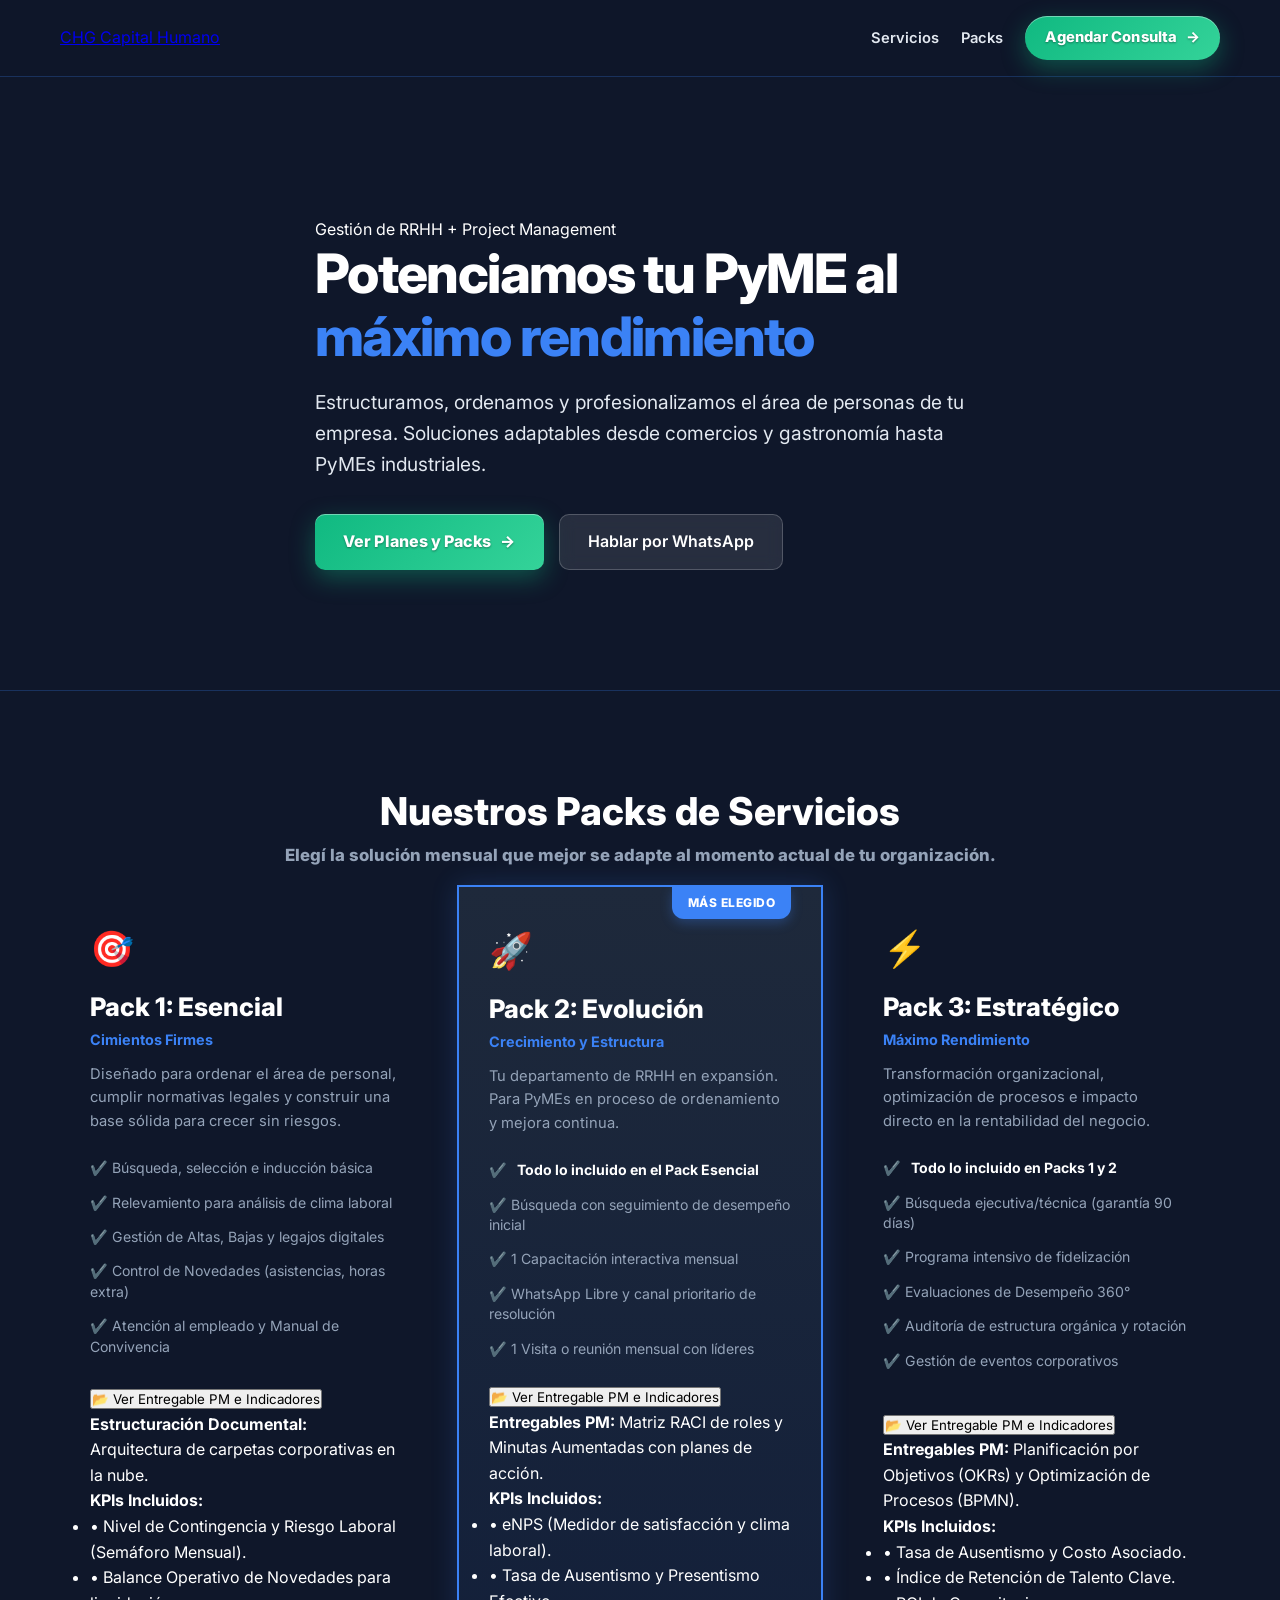
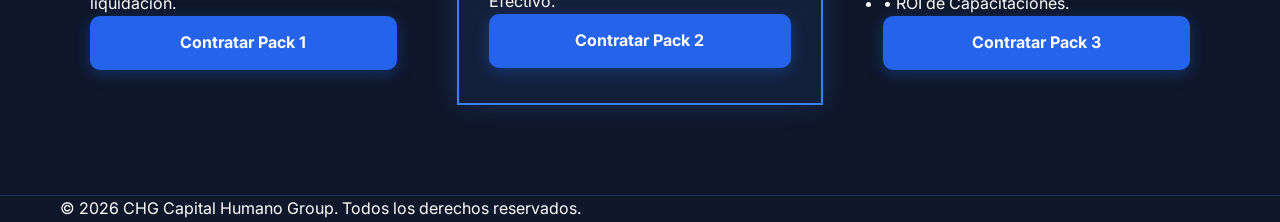
<file: Index.html>
<!DOCTYPE html>
<html lang="es">
<head>
    <meta charset="UTF-8">
    <meta name="viewport" content="width=device-width, initial-scale=1.0">
    <title>CHG Capital Humano Group | Consultoría en RRHH</title>
    <link rel="stylesheet" href="styles.css">
    <link href="https://fonts.googleapis.com/css2?family=Inter:wght@300;400;600;700;800&display=swap" rel="stylesheet">
</head>
<body>

    <!-- NAVBAR -->
    <nav class="navbar">
        <div class="container nav-container">
            <a href="#" class="logo">CHG <span>Capital Humano</span></a>
            <ul class="nav-links">
                <li><a href="#servicios">Servicios</a></li>
                <li><a href="#packs">Packs</a></li>
                <li><a href="#contacto" class="btn-nav">Agendar Consulta</a></li>
            </ul>
        </div>
    </nav>

    <!-- HERO SECTION -->
    <header class="hero">
        <div class="container hero-content">
            <span class="badge">Gestión de RRHH + Project Management</span>
            <h1>Potenciamos tu PyME al <br><span>máximo rendimiento</span></h1>
            <p>Estructuramos, ordenamos y profesionalizamos el área de personas de tu empresa. Soluciones adaptables desde comercios y gastronomía hasta PyMEs industriales.</p>
            <div class="hero-btns">
                <a href="#packs" class="btn-primary">Ver Planes y Packs</a>
                <a href="https://wa.me/tu-numero-aqui" target="_blank" class="btn-secondary">Hablar por WhatsApp</a>
            </div>
        </div>
    </header>

    <!-- PACKS / PRECIOS -->
    <section id="packs" class="packs-section">
        <div class="container">
            <div class="section-title">
                <h2>Nuestros Packs de Servicios</h2>
                <p>Elegí la solución mensual que mejor se adapte al momento actual de tu organización.</p>
            </div>

            <div class="packs-grid">

                <!-- PACK 1 -->
                <div class="pack-card">
                    <div class="pack-header">
                        <span class="icon">🎯</span>
                        <h3>Pack 1: Esencial</h3>
                        <p class="pack-tagline">Cimientos Firmes</p>
                        <p class="pack-desc">Diseñado para ordenar el área de personal, cumplir normativas legales y construir una base sólida para crecer sin riesgos.</p>
                    </div>
                    <ul class="pack-features">
                        <li>✔️ Búsqueda, selección e inducción básica</li>
                        <li>✔️ Relevamiento para análisis de clima laboral</li>
                        <li>✔️ Gestión de Altas, Bajas y legajos digitales</li>
                        <li>✔️ Control de Novedades (asistencias, horas extra)</li>
                        <li>✔️ Atención al empleado y Manual de Convivencia</li>
                    </ul>
                    <div class="accordion">
                        <button class="accordion-btn">📂 Ver Entregable PM e Indicadores</button>
                        <div class="accordion-content">
                            <p><strong>Estructuración Documental:</strong> Arquitectura de carpetas corporativas en la nube.</p>
                            <p><strong>KPIs Incluidos:</strong></p>
                            <ul>
                                <li>• Nivel de Contingencia y Riesgo Laboral (Semáforo Mensual).</li>
                                <li>• Balance Operativo de Novedades para liquidación.</li>
                            </ul>
                        </div>
                    </div>
                    <a href="https://wa.me/tu-numero-aqui?text=Hola,%20quiero%20más%20información%20del%20Pack%20Esencial" class="btn-pack">Contratar Pack 1</a>
                </div>

                <!-- PACK 2 (DESTACADO) -->
                <div class="pack-card featured">
                    <div class="badge-card">Más Elegido</div>
                    <div class="pack-header">
                        <span class="icon">🚀</span>
                        <h3>Pack 2: Evolución</h3>
                        <p class="pack-tagline">Crecimiento y Estructura</p>
                        <p class="pack-desc">Tu departamento de RRHH en expansión. Para PyMEs en proceso de ordenamiento y mejora continua.</p>
                    </div>
                    <ul class="pack-features">
                        <li>✔️ <strong>Todo lo incluido en el Pack Esencial</strong></li>
                        <li>✔️ Búsqueda con seguimiento de desempeño inicial</li>
                        <li>✔️ 1 Capacitación interactiva mensual</li>
                        <li>✔️ WhatsApp Libre y canal prioritario de resolución</li>
                        <li>✔️ 1 Visita o reunión mensual con líderes</li>
                    </ul>
                    <div class="accordion">
                        <button class="accordion-btn">📂 Ver Entregable PM e Indicadores</button>
                        <div class="accordion-content">
                            <p><strong>Entregables PM:</strong> Matriz RACI de roles y Minutas Aumentadas con planes de acción.</p>
                            <p><strong>KPIs Incluidos:</strong></p>
                            <ul>
                                <li>• eNPS (Medidor de satisfacción y clima laboral).</li>
                                <li>• Tasa de Ausentismo y Presentismo Efectivo.</li>
                            </ul>
                        </div>
                    </div>
                    <a href="https://wa.me/tu-numero-aqui?text=Hola,%20quiero%20más%20información%20del%20Pack%20Evolucion" class="btn-pack">Contratar Pack 2</a>
                </div>

                <!-- PACK 3 -->
                <div class="pack-card">
                    <div class="pack-header">
                        <span class="icon">⚡</span>
                        <h3>Pack 3: Estratégico</h3>
                        <p class="pack-tagline">Máximo Rendimiento</p>
                        <p class="pack-desc">Transformación organizacional, optimización de procesos e impacto directo en la rentabilidad del negocio.</p>
                    </div>
                    <ul class="pack-features">
                        <li>✔️ <strong>Todo lo incluido en Packs 1 y 2</strong></li>
                        <li>✔️ Búsqueda ejecutiva/técnica (garantía 90 días)</li>
                        <li>✔️ Programa intensivo de fidelización</li>
                        <li>✔️ Evaluaciones de Desempeño 360°</li>
                        <li>✔️ Auditoría de estructura orgánica y rotación</li>
                        <li>✔️ Gestión de eventos corporativos</li>
                    </ul>
                    <div class="accordion">
                        <button class="accordion-btn">📂 Ver Entregable PM e Indicadores</button>
                        <div class="accordion-content">
                            <p><strong>Entregables PM:</strong> Planificación por Objetivos (OKRs) y Optimización de Procesos (BPMN).</p>
                            <p><strong>KPIs Incluidos:</strong></p>
                            <ul>
                                <li>• Tasa de Ausentismo y Costo Asociado.</li>
                                <li>• Índice de Retención de Talento Clave.</li>
                                <li>• ROI de Capacitaciones.</li>
                            </ul>
                        </div>
                    </div>
                    <a href="https://wa.me/tu-numero-aqui?text=Hola,%20quiero%20más%20información%20del%20Pack%20Estrategico" class="btn-pack">Contratar Pack 3</a>
                </div>

            </div>
        </div>
    </section>

    <!-- FOOTER -->
    <footer>
        <div class="container footer-content">
            <p>© 2026 CHG Capital Humano Group. Todos los derechos reservados.</p>
        </div>
    </footer>

    <!-- SCRIPT ACCORDION -->
    <script>
        const acc = document.querySelectorAll(".accordion-btn");
        acc.forEach(btn => {
            btn.addEventListener("click", function() {
                this.classList.toggle("active");
                const panel = this.nextElementSibling;
                if (panel.style.maxHeight) {
                    panel.style.maxHeight = null;
                } else {
                    panel.style.maxHeight = panel.scrollHeight + "px";
                }
            });
        });
    </script>
</body>
</html>
</file>
<file: styles.css>
* {
    margin: 0;
    padding: 0;
    box-sizing: border-box;
    font-family: 'Inter', sans-serif;
}

:root {
    /* FONDOS CLAROS Y UNIFICADOS EN AZUL MARINO DE INTELIGENCIA */
    --bg-france-blue: #0F172A;    
    --bg-section-blue: #0F172A;   
    --card-blue: #1E293B;        
    --card-blue-hover: #334155;  

    /* DODGERBLUE PARA ACCIONES, RESALTADOS Y MARCA */
    --emerald-green: #3B82F6 !important; /* Invalida el verde globalmente */
    --dodger-blue: #3B82F6;       
    --hover-green: #2563EB;      
    --border-glow: rgba(59, 130, 246, 0.25);

    /* MIDNIGHTBLUE PROFUNDO PARA BOTONES */
    --midnight-blue: #1E293B;     

    --white: #FFFFFF;            
    --white-soft: #E2E8F0;       
    --text-muted: #94A3B8;       
}

body {
    background-color: var(--bg-france-blue);
    color: var(--white);
    line-height: 1.6;
    overflow-x: hidden;
}

.container {
    max-width: 1200px;
    margin: 0 auto;
    padding: 0 20px;
}

/* NAVBAR */
.navbar {
    background: rgba(13, 27, 42, 0.9);
    backdrop-filter: blur(12px);
    border-bottom: 1px solid var(--border-glow);
    padding: 16px 0;
    position: sticky;
    top: 0;
    z-index: 1000;
}

.nav-container {
    display: flex;
    justify-content: space-between;
    align-items: center;
}

/* Contenedor fluido con alineación perfecta */
.logo-container {
    display: flex;
    align-items: center;
    gap: 14px;
    text-decoration: none;
}

/* Muestra la imagen completa, manteniendo sus curvas originales */
.brand-logo-img {
    height: 52px;
    width: auto;
    object-fit: contain;
    display: block;
    /* Suaviza la transición y hace brillar los degradados sobre fondo oscuro */
    filter: brightness(1.1) contrast(1.05);
}

/* Tipografía en armonía con los colores de la página */
.brand-text-group {
    display: flex;
    flex-direction: column;
    justify-content: center;
    line-height: 1;
}

/* GRADIENTE MODERNO EN EL TÍTULO DE LA MARCA */
.brand-title {
    background: linear-gradient(135deg, #FFFFFF 20%, #3B82F6 100%) !important;
    -webkit-background-clip: text !important;
    -webkit-text-fill-color: transparent !important;
    font-size: 1.15rem;
    font-weight: 800;
    letter-spacing: 0.8px;
    text-transform: uppercase;
}

.brand-subtitle {
    color: #60A5FA !important; /* DodgerBlue suave para GROUP */
    font-size: 0.75rem;
    font-weight: 700;
    letter-spacing: 3.5px;
    text-transform: uppercase;
    margin-top: 4px;
}

.nav-links {
    list-style: none;
    display: flex;
    align-items: center;
    gap: 22px;
}

.nav-links a {
    text-decoration: none;
    color: var(--white-soft);
    font-weight: 600;
    font-size: 0.92rem;
    display: inline-block;
    transition: transform 0.25s cubic-bezier(0.175, 0.885, 0.32, 1.275), color 0.25s ease;
}

.nav-links a:hover {
    color: #3B82F6;
    transform: scale(1.12);
}

/* BOTÓN SECUNDARIO: POSTULATE ACÁ */
.btn-nav-outline {
    border: 1px solid rgba(59, 130, 246, 0.5) !important;
    background: rgba(59, 130, 246, 0.1) !important;
    color: #60A5FA !important;
    padding: 9px 18px;
    border-radius: 30px;
    backdrop-filter: blur(6px);
    transition: all 0.3s ease !important;
}

.btn-nav-outline:hover {
    background: rgba(59, 130, 246, 0.25) !important;
    border-color: #3B82F6 !important;
    color: #FFFFFF !important;
    transform: translateY(-2px) scale(1.05) !important;
    box-shadow: 0 4px 14px rgba(59, 130, 246, 0.25) !important;
}

/* BOTÓN PRINCIPAL: AVERIGUA TU PACK IDEAL */
.btn-nav {
    background: #2563EB !important;
    color: var(--white) !important;
    padding: 10px 20px;
    border-radius: 30px;
    box-shadow: 0 4px 14px rgba(37, 99, 235, 0.35) !important;
    transition: transform 0.3s ease, box-shadow 0.3s ease !important;
}

.btn-nav:hover {
    transform: scale(1.06) translateY(-2px) !important;
    box-shadow: 0 6px 20px rgba(16, 185, 129, 0.5);
    background: var(--hover-green);
}

/* HERO SECTION CON FONDO DINÁMICO */
.hero {
    position: relative;
    padding: 140px 0 120px;
    display: flex;
    align-items: center;
    overflow: hidden;
}

.hero-slider {
    position: absolute;
    top: 0;
    left: 0;
    width: 100%;
    height: 100%;
    z-index: 1;
}

.slide {
    position: absolute;
    top: 0;
    left: 0;
    width: 100%;
    height: 100%;
    background-size: cover;
    background-position: center;
    opacity: 0;
    transition: opacity 1.5s ease-in-out, transform 6s ease;
    transform: scale(1);
}

.slide.active {
    opacity: 1;
    transform: scale(1.05);
}

.hero-overlay {
    position: absolute;
    top: 0;
    left: 0;
    width: 100%;
    height: 100%;
    background: linear-gradient(90deg, rgba(13, 27, 42, 0.92) 0%, rgba(13, 27, 42, 0.75) 60%, rgba(13, 27, 42, 0.85) 100%);
    z-index: 2;
}

.hero-content {
    position: relative;
    z-index: 3;
    max-width: 750px;
}
/* PÍLDORA SUPERIOR DEL HERO */
.hero-badge {
    display: inline-block;
    background-color: rgba(59, 130, 246, 0.12) !important;
    color: #60A5FA !important;
    border: 1px solid rgba(59, 130, 246, 0.3) !important;
    padding: 6px 16px;
    border-radius: 50px;
    font-size: 0.85rem;
    font-weight: 600;
    letter-spacing: 0.5px;
    margin-bottom: 16px;
}

.hero-content h1 {
    font-size: 3.4rem;
    font-weight: 800;
    color: var(--white);
    letter-spacing: -0.03em;
    line-height: 1.15;
    margin-bottom: 20px;
}

.hero-content h1 span {
    color: var(--emerald-green);
}

.hero-content p {
    font-size: 1.2rem;
    color: var(--white-soft);
    margin-bottom: 35px;
    max-width: 650px;
}

.hero-btns {
    display: flex;
    gap: 15px;
}

/* BOTONES PRINCIPALES DEL HERO */
.btn-primary {
    background: #2563EB !important;
    color: #FFFFFF !important;
    padding: 14px 28px;
    border-radius: 10px;
    text-decoration: none;
    font-weight: 600;
    border: none !important;
    box-shadow: 0 4px 15px rgba(37, 99, 235, 0.35) !important; /* Sombra base azul */
    transition: all 0.3s ease;
}

.btn-primary:hover {
    background: #1D4ED8 !important;
    transform: translateY(-3px) scale(1.03);
    box-shadow: 0 8px 25px rgba(37, 99, 235, 0.55) !important; /* Resplandor azul en hover */
}

.btn-secondary {
    background: rgba(255, 255, 255, 0.1);
    color: #FFFFFF;
    border: 1.5px solid rgba(255, 255, 255, 0.2);
    padding: 14px 28px;
    border-radius: 10px;
    text-decoration: none;
    font-weight: 600;
    backdrop-filter: blur(8px);
    transition: all 0.3s ease;
}

.btn-secondary:hover {
    border-color: #3B82F6 !important;
    color: #3B82F6 !important;
    transform: translateY(-3px) scale(1.03);
    box-shadow: 0 8px 20px rgba(59, 130, 246, 0.3) !important;
}

/* SECCIONES GENERALES */
.about-section, .rubros-section, .packs-section, .extras-section, .faq-section {
    padding: 90px 0;
}

.about-section {
    background: var(--bg-section-blue);
    border-top: 1px solid var(--border-glow);
    border-bottom: 1px solid var(--border-glow);
}

/* TARJETAS INTERACTIVAS */
.interactive-card {
    background: var(--card-blue);
    color: var(--white);
    border: 1px solid var(--border-glow);
    border-radius: 16px;
    transition: all 0.4s cubic-bezier(0.165, 0.84, 0.44, 1);
    position: relative;
    overflow: hidden;
    box-shadow: 0 10px 30px rgba(0, 0, 0, 0.3);
}

/* Asegura que la tarjeta mantenga la transparencia en hover */
.interactive-card:hover,
.extra-item:hover {
    transform: translateY(-8px);
    /* Solo cambia el COLOR de fondo: la abreviatura `background` borraba la foto */
    background-color: rgba(28, 45, 66, 0.45) !important;
    box-shadow: 0 20px 40px rgba(16, 185, 129, 0.25);
    border-color: var(--emerald-green);
}

/* Brillo aumentado para la imagen de fondo de la tarjeta */
.extra-bg-img,
.card-bg-img {
    position: absolute;
    top: 0;
    left: 0;
    width: 100%;
    height: 100%;
    object-fit: cover;
    z-index: 0;
    /* Ajuste de brillo: aumentamos brightness de 0.3/0.4 a 0.65 para que sea bien visible */
    filter: brightness(0.65) contrast(1.1);
    transition: filter 0.3s ease, transform 0.4s ease;
}

/* Efecto hover suave en la imagen sin ocultarse */
.interactive-card:hover .extra-bg-img,
.interactive-card:hover .card-bg-img,
.extra-item:hover .extra-bg-img {
    filter: brightness(0.8) contrast(1.15); /* Aumenta aún más el brillo al hacer hover */
    transform: scale(1.03);
}

/* --- SECCIÓN SOBRE NOSOTROS --- */
.about-section {
    padding: 90px 0;
    background-color: var(--bg-dark);
}

.about-grid {
    display: grid;
    grid-template-columns: 1fr 1fr;
    gap: 50px;
    align-items: center;
}

/* Contenedor de la foto con altura definida */
.about-image-wrapper {
    width: 100%;
    height: 100%;
    min-height: 480px;
    border-radius: 16px;
    overflow: hidden;
    box-shadow: 0 20px 30px rgba(0, 0, 0, 0.4);
    background-color: #1e293b; /* Fondo neutro por si demora en cargar la imagen */
}

.about-img {
    width: 100%;
    height: 100%;
    object-fit: cover;
    display: block;
}

/* Textos de alta visibilidad */
.about-content h2 {
    font-size: 2.2rem;
    font-weight: 800;
    line-height: 1.25;
    margin-bottom: 18px;
    color: #ffffff;
}

.about-highlight {
    color: #e2e8f0; /* Gris muy claro e iluminado */
    font-size: 0.95rem;
    line-height: 1.6;
    margin-bottom: 16px;
}

.about-description {
    color: #cbd5e1; /* Legibilidad clara sobre fondo oscuro */
    font-size: 0.95rem;
    line-height: 1.6;
    margin-bottom: 24px;
}

/* Lista resaltada con contraste alto */
.about-list {
    list-style: none;
    padding: 0;
    margin: 0;
    display: flex;
    flex-direction: column;
    gap: 16px;
}

.about-list li {
    display: flex;
    align-items: flex-start;
    gap: 12px;
    color: #e2e8f0; /* Texto explicativo en gris/blanco visible */
    font-size: 0.95rem;
    line-height: 1.5;
}

.about-list li strong {
    color: #ffffff; /* Títulos de la lista en Blanco Puro */
    font-weight: 700;
}

.check-icon {
    color: #10b981; /* Verde esmeralda vibrante */
    font-weight: bold;
    font-size: 1.1rem;
    line-height: 1;
    margin-top: 2px;
}
/* TITULOS DE SECCION */
.section-title {
    text-align: center;
    margin-bottom: 60px;
}

.section-title h2 {
    font-size: 2.4rem;
    font-weight: 800;
    color: var(--white);
}

.faq-section .section-title h2 {
    color: var(--emerald-green);
}

.section-title p {
    color: var(--text-muted);
    font-size: 1.05rem;
}

/* RUBROS GRID */
.rubros-grid {
    display: grid;
    grid-template-columns: repeat(auto-fit, minmax(280px, 1fr));
    gap: 30px;
}

.rubro-card {
    padding: 35px 25px;
    text-align: center;
}

.rubro-icon {
    font-size: 2.8rem;
    display: block;
    margin-bottom: 18px;
}

.rubro-card h3 {
    font-size: 1.3rem;
    color: var(--white);
    margin-bottom: 12px;
}

.rubro-card p {
    font-size: 0.95rem;
    color: var(--text-muted);
}

/* PACKS SECTION */
.packs-section {
    background: var(--bg-section-blue);
    border-top: 1px solid var(--border-glow);
    border-bottom: 1px solid var(--border-glow);
}

.packs-grid {
    display: grid;
    grid-template-columns: repeat(auto-fit, minmax(320px, 1fr));
    gap: 30px;
    align-items: stretch;
}

.pack-card {
    display: flex;
    flex-direction: column;
    justify-content: space-between;
    padding: 35px 30px;
    position: relative;
    overflow: hidden;
}

.pack-card.featured {
    border: 2px solid var(--emerald-green);
    background: linear-gradient(180deg, var(--card-blue) 0%, rgba(16, 185, 129, 0.08) 100%);
}

.badge-card {
    position: absolute;
    top: 0;
    right: 30px;
    background: var(--emerald-green);
    color: var(--white);
    font-size: 0.75rem;
    font-weight: 800;
    padding: 6px 16px;
    border-bottom-left-radius: 12px;
    border-bottom-right-radius: 12px;
    text-transform: uppercase;
    letter-spacing: 0.5px;
    z-index: 5;
    box-shadow: 0 4px 12px rgba(16, 185, 129, 0.3);
}

.pack-header .icon {
    font-size: 2.2rem;
}

.pack-header h3 {
    font-size: 1.6rem;
    font-weight: 800;
    color: var(--white);
    margin-top: 10px;
}

.pack-tagline {
    color: var(--emerald-green);
    font-weight: 700;
    font-size: 0.9rem;
    margin-bottom: 12px;
}

.pack-desc {
    font-size: 0.92rem;
    color: var(--text-muted);
    margin-bottom: 25px;
}

.pack-features {
    list-style: none;
    padding: 0;
    margin-bottom: 25px;
    flex-grow: 1;
    display: flex;
    flex-direction: column;
    gap: 14px;
}

.pack-features li {
    display: flex;
    align-items: flex-start;
    gap: 10px;
    font-size: 0.88rem;
    line-height: 1.45;
    color: var(--text-muted);
    text-align: left;
}

.pack-features li strong {
    color: var(--white);
    font-weight: 700;
}

.pack-features .check-icon {
    color: var(--emerald-green);
    font-weight: bold;
    font-size: 1rem;
    line-height: 1;
    margin-top: 2px;
    flex-shrink: 0;
}

/* BOTÓN DESPLEGABLE */
.accordion-trigger-btn {
    background: rgba(16, 185, 129, 0.1);
    border: 1px solid rgba(16, 185, 129, 0.3);
    border-radius: 10px;
    padding: 12px 16px;
    color: var(--emerald-green);
    font-weight: 700;
    font-size: 0.88rem;
    cursor: pointer;
    width: 100%;
    margin-bottom: 20px;
    display: flex;
    justify-content: space-between;
    align-items: center;
    transition: all 0.3s ease;
}

.accordion-trigger-btn:hover {
    background: rgba(16, 185, 129, 0.22);
    border-color: var(--emerald-green);
}

/* PANEL DESPLEGABLE OVERLAY CON BLUR */
.pack-overlay-panel {
    position: absolute;
    top: 0;
    left: 0;
    width: 100%;
    height: 100%;
    background: rgba(13, 27, 42, 0.92);
    backdrop-filter: blur(14px);
    -webkit-backdrop-filter: blur(14px);
    border-radius: 16px;
    padding: 30px 25px;
    z-index: 10;
    display: flex;
    flex-direction: column;
    overflow-y: auto;
    transform: translateY(100%);
    opacity: 0;
    transition: transform 0.4s cubic-bezier(0.165, 0.84, 0.44, 1), opacity 0.3s ease;
}

.pack-overlay-panel.active {
    transform: translateY(0);
    opacity: 1;
}

.overlay-header {
    display: flex;
    justify-content: space-between;
    align-items: center;
    margin-bottom: 15px;
    border-bottom: 1px solid var(--border-glow);
    padding-bottom: 10px;
}

.overlay-header h4 {
    font-size: 1rem;
    color: var(--emerald-green);
    font-weight: 800;
}

.close-overlay-btn {
    background: rgba(255, 255, 255, 0.1);
    border: 1px solid var(--border-glow);
    color: var(--white);
    padding: 6px 12px;
    border-radius: 20px;
    font-size: 0.78rem;
    font-weight: 700;
    cursor: pointer;
    transition: all 0.2s ease;
}

.close-overlay-btn:hover {
    background: rgba(239, 68, 68, 0.2);
    border-color: #EF4444;
    color: #F87171;
}

.accordion-intro {
    font-size: 0.84rem;
    color: var(--white-soft);
    line-height: 1.5;
    background: rgba(255, 255, 255, 0.04);
    border-left: 3px solid var(--emerald-green);
    padding: 10px 12px;
    border-radius: 0 6px 6px 0;
    margin-bottom: 15px;
    font-style: italic;
}

.accordion-subtitle {
    margin-top: 10px;
    margin-bottom: 6px;
    color: var(--emerald-green);
    font-size: 0.86rem;
    font-weight: 700;
}

.accordion-list {
    list-style: none;
    padding-left: 4px;
    margin-bottom: 12px;
}

.accordion-list li {
    position: relative;
    padding-left: 16px;
    margin-bottom: 6px;
    font-size: 0.84rem;
    color: var(--white-soft);
    line-height: 1.4;
}

.accordion-list li::before {
    content: "•";
    position: absolute;
    left: 0;
    color: var(--emerald-green);
    font-weight: bold;
    font-size: 1rem;
    line-height: 1;
}

.btn-pack {
    display: block;
    text-align: center;
    background: rgba(255, 255, 255, 0.08);
    color: var(--white);
    text-decoration: none;
    padding: 14px;
    border-radius: 10px;
    font-weight: 700;
    border: 1px solid var(--border-glow);
    transition: all 0.3s ease;
}

.featured .btn-pack {
    background: var(--emerald-green);
    border: none;
    box-shadow: 0 4px 15px rgba(16, 185, 129, 0.3);
}

.btn-pack:hover {
    background: var(--emerald-green);
    color: var(--white);
    border-color: var(--emerald-green);
    transform: translateY(-2px);
}

.featured .btn-pack:hover {
    background: var(--hover-green);
}

/* SECCIONS EXTRAS */
.extras-section {
    background: var(--bg-france-blue);
    border-bottom: 1px solid var(--border-glow);
}

.section-title-left {
    text-align: left;
    margin-bottom: 45px;
    max-width: 850px;
}

.badge-sub {
    background: rgba(16, 185, 129, 0.15);
    color: var(--emerald-green);
    font-size: 0.8rem;
    font-weight: 700;
    padding: 5px 14px;
    border-radius: 20px;
    display: inline-block;
    margin-bottom: 12px;
    border: 1px solid rgba(16, 185, 129, 0.3);
}

.section-title-left h2 {
    font-size: 2.5rem;
    font-weight: 800;
    color: var(--white);
    margin-bottom: 12px;
}

.section-title-left p {
    color: var(--text-muted);
    font-size: 1.05rem;
    line-height: 1.6;
}

.extras-accordion-list {
    display: flex;
    flex-direction: column;
    gap: 18px;
}

/* ==========================================================================
   TARJETAS INTERACTIVAS Y SERVICIOS EXTRAS (CORREGIDO)
   ========================================================================== */

/* Asignación directa de imágenes de fondo */
.extra-item-1 { background-image: url('https://images.unsplash.com/photo-1511578314322-379afb476865?auto=format&fit=crop&w=1200&q=80') !important; }
.extra-item-2 { background-image: url('https://images.unsplash.com/photo-1521737711867-e3b97375f902?q=80&w=1200&auto=format&fit=crop') !important; }
.extra-item-3 { background-image: url('https://images.unsplash.com/photo-1460925895917-afdab827c52f?auto=format&fit=crop&w=1200&q=80') !important; }
.extra-item-4 { background-image: url('https://images.unsplash.com/photo-1554224155-8d04cb21cd6c?auto=format&fit=crop&w=1200&q=80') !important; }
.extra-item-5 { background-image: url('https://images.unsplash.com/photo-1589829545856-d10d557cf95f?auto=format&fit=crop&w=1200&q=80') !important; }
.extra-item-6 { background-image: url('https://images.unsplash.com/photo-1454165804606-c3d57bc86b40?auto=format&fit=crop&w=1200&q=80') !important; }
.extra-item-7 { background-image: url('https://images.unsplash.com/photo-1504307651254-35680f356dfd?auto=format&fit=crop&w=1200&q=80') !important; }
/* Imagen de fondo aclarada e iluminada para Team Building */
.extra-item-8 {
    background-image: linear-gradient(135deg, rgba(15, 23, 42, 0.65) 0%, rgba(15, 23, 42, 0.35) 100%), 
                      url('team.jpg');
    background-size: cover;
    background-position: center;
    /* Ajustes adicionales para iluminar los colores de la foto */
    filter: brightness(1.25) contrast(1.05);
}
/* Configuración de la tarjeta extra */
.extra-item {
    position: relative;
    overflow: hidden;
    background-size: cover !important;
    background-position: center !important;
    background-repeat: no-repeat !important;
    border: 1px solid rgba(255, 255, 255, 0.2) !important;
    transition: transform 0.3s ease, border-color 0.3s ease, box-shadow 0.3s ease !important;
}

/* Evitar que el color azul del hover tape la imagen de fondo */
.extra-item.interactive-card:hover {
    background-color: transparent !important;
    border-color: #10B981 !important;
    box-shadow: 0 10px 30px rgba(16, 185, 129, 0.35) !important;
    transform: translateY(-4px);
}

/* Capa oscura (Overlay) para lectura sin bloquear los clics */
.extra-item::before {
    content: "";
    position: absolute;
    top: 0;
    left: 0;
    width: 100%;
    height: 100%;
    background: rgba(10, 15, 29, 0.65);
    z-index: 1;
    pointer-events: none; /* Permite hacer clic y desplegar el acordeón */
    transition: background 0.3s ease;
}

/* Al pasar el cursor, la imagen brilla más */
.extra-item:hover::before {
    background: rgba(10, 15, 29, 0.35);
}

/* Fuerza el texto e íconos en Blanco Puro con sombra de lectura */
.extra-item * {
    position: relative;
    z-index: 2;
    color: #FFFFFF !important;
    text-shadow: 0 2px 4px rgba(0, 0, 0, 0.8);
}

.extra-item p, 
.extra-item span, 
.extra-item h3, 
.extra-item i,
.extra-item .faq-toggle i {
    color: #FFFFFF !important;
    opacity: 1 !important;
}
.extra-title-box {
    display: flex;
    align-items: center;
    gap: 14px;
    font-size: 1.15rem;
    font-weight: 700;
    color: var(--white);
}

.extra-icon {
    font-size: 1.4rem;
}

.extra-content {
    padding-top: 18px;
}

.extra-intro {
    font-size: 0.95rem;
    color: var(--white-soft);
    background: rgba(255, 255, 255, 0.03);
    border-left: 3px solid var(--emerald-green);
    padding: 12px 16px;
    border-radius: 0 8px 8px 0;
    margin-bottom: 20px;
    line-height: 1.6;
}

.extra-block h5 {
    color: var(--emerald-green);
    font-size: 0.95rem;
    font-weight: 800;
    margin-bottom: 10px;
    text-transform: uppercase;
    letter-spacing: 0.5px;
}

.extra-list {
    list-style: none;
    padding-left: 0;
    margin-bottom: 22px;
}

.extra-list li {
    position: relative;
    padding-left: 20px;
    margin-bottom: 8px;
    font-size: 0.92rem;
    color: var(--text-muted);
    line-height: 1.5;
}

.extra-list li::before {
    content: "✔";
    position: absolute;
    left: 0;
    color: var(--emerald-green);
    font-size: 0.85rem;
}

.extra-grid-benefits {
    display: grid;
    grid-template-columns: 1fr 1fr;
    gap: 20px;
    margin-top: 15px;
}

.extra-grid-benefits.full-save {
    grid-template-columns: 1fr;
}

.benefit-box {
    background: rgba(10, 20, 32, 0.6);
    border-radius: 12px;
    padding: 18px 20px;
    border: 1px solid rgba(255, 255, 255, 0.05);
}

.benefit-box.win {
    border-top: 2px solid var(--emerald-green);
}

.benefit-box.save {
    border-top: 2px solid #F59E0B;
}

.benefit-box h6 {
    font-size: 0.9rem;
    font-weight: 800;
    margin-bottom: 10px;
}

.benefit-box.win h6 {
    color: var(--emerald-green);
}

.benefit-box.save h6 {
    color: #FBBF24;
}

.benefit-box ul {
    list-style: none;
    padding-left: 0;
}

.benefit-box ul li {
    position: relative;
    padding-left: 16px;
    margin-bottom: 6px;
    font-size: 0.88rem;
    color: var(--white-soft);
    line-height: 1.4;
}

.benefit-box.win ul li::before {
    content: "•";
    position: absolute;
    left: 0;
    color: var(--emerald-green);
    font-weight: bold;
}

.benefit-box.save ul li::before {
    content: "•";
    position: absolute;
    left: 0;
    color: #FBBF24;
    font-weight: bold;
}

/* FAQ SECTION & DESPLEGABLES */
.faq-list {
    max-width: 800px;
    margin: 0 auto;
    display: flex;
    flex-direction: column;
    gap: 18px;
}

.faq-item {
    padding: 22px 28px;
}

.faq-btn {
    background: none;
    border: none;
    font-size: 1.05rem;
    font-weight: 700;
    color: var(--white);
    width: 100%;
    text-align: left;
    cursor: pointer;
    display: flex;
    justify-content: space-between;
    align-items: center;
    transition: color 0.3s ease;
}

.faq-btn .arrow {
    transition: transform 0.3s ease;
}

.faq-btn.active .arrow {
    transform: rotate(180deg);
}

.faq-btn:hover {
    color: var(--emerald-green);
}

.faq-content {
    max-height: 0;
    overflow: hidden;
    transition: max-height 0.3s ease-out;
    color: var(--text-muted);
    font-size: 0.95rem;
    padding-top: 14px;
    line-height: 1.6;
}

/* FOOTER CORPORATIVO */
.footer {
    background: #08121E;
    border-top: 1px solid var(--border-glow);
    padding-top: 70px;
}

.footer-grid {
    display: grid;
    grid-template-columns: 2fr 1fr 1fr 1.5fr;
    gap: 40px;
    padding-bottom: 50px;
}

.footer-logo {
    font-size: 1.3rem;
    font-weight: 800;
    color: var(--white);
    text-decoration: none;
    display: inline-block;
    margin-bottom: 15px;
}

.footer-logo span {
    color: var(--emerald-green);
}

.footer-desc {
    color: var(--text-muted);
    font-size: 0.9rem;
    line-height: 1.6;
    max-width: 320px;
}

.footer-heading {
    color: var(--white);
    font-size: 1rem;
    font-weight: 700;
    margin-bottom: 20px;
}

.footer-links, .footer-contact {
    list-style: none;
    display: flex;
    flex-direction: column;
    gap: 12px;
}

.footer-links a {
    color: var(--text-muted);
    text-decoration: none;
    font-size: 0.9rem;
    transition: color 0.25s ease;
}

.footer-links a:hover {
    color: var(--emerald-green);
}

.footer-contact li {
    color: var(--text-muted);
    font-size: 0.9rem;
    display: flex;
    align-items: center;
    gap: 8px;
}

.footer-contact a {
    color: var(--emerald-green);
    text-decoration: none;
    font-weight: 600;
}

.footer-contact a:hover {
    text-decoration: underline;
}

.footer-bottom {
    border-top: 1px solid rgba(255, 255, 255, 0.05);
    padding: 25px 0;
    background: #050C15;
}

.footer-bottom-content {
    display: flex;
    justify-content: space-between;
    align-items: center;
    font-size: 0.85rem;
    color: var(--text-muted);
}

.legal-links {
    display: flex;
    gap: 20px;
}

.legal-links a {
    color: var(--text-muted);
    text-decoration: none;
    transition: color 0.25s ease;
}

.legal-links a:hover {
    color: var(--emerald-green);
}

/* RESPONSIVE */
@media (max-width: 992px) {
    .footer-grid {
        grid-template-columns: 1fr 1fr;
    }
    .extra-grid-benefits {
        grid-template-columns: 1fr;
    }
}

@media (max-width: 768px) {
    .hero-content h1 { font-size: 2.3rem; }
    .hero-btns { flex-direction: column; }
    .nav-links { display: none; }
    .footer-grid { grid-template-columns: 1fr; }
    .footer-bottom-content { flex-direction: column; gap: 12px; text-align: center; }
}
/* Corrección de centrado + Efecto Hover Vanguardista */
.section-title, 
h2.title-glow {
    color: #ffffff;
    font-size: 2.2rem;
    font-weight: 800;
    text-align: center;
    display: table;
    margin: 0 auto 16px auto; /* Centra el bloque de texto en la pantalla */
    transition: all 0.4s ease-in-out;
    cursor: default;
}

/* Efecto hover resplandeciente */
.section-title:hover, 
h2.title-glow:hover {
    background: linear-gradient(135deg, #ffffff 0%, #10b981 50%, #00e5ff 100%);
    background-size: 200% auto;
    -webkit-background-clip: text;
    -webkit-text-fill-color: transparent;
    text-shadow: 0 0 20px rgba(16, 185, 129, 0.35);
    animation: shineGlow 2s ease infinite;
}
/* Quita el remarcado verde del subtítulo de Packs de Servicios */
.packs-subtitle, 
p.section-subtitle {
    color: #cbd5e1 !important; /* Gris claro de alta legibilidad en lugar de verde */
    font-weight: 400;
    opacity: 0.9;
}

@keyframes shineGlow {
    0% { background-position: 0% center; }
    50% { background-position: 100% center; }
    100% { background-position: 0% center; }
}
/* Estilo unificado para el botón verde de navegación */
a.btn-green, 
button.btn-green {
    background-color: #10b981 !important;
    color: #ffffff !important;
    padding: 10px 22px;
    border-radius: 50px;
    font-weight: 700;
    font-size: 0.9rem;
    text-decoration: none;
    display: inline-flex;
    align-items: center;
    justify-content: center;
    transition: all 0.3s ease;
    box-shadow: 0 4px 14px rgba(16, 185, 129, 0.3);
    border: none;
    cursor: pointer;
}

a.btn-green:hover, 
button.btn-green:hover {
    background-color: #059669 !important;
    transform: translateY(-2px);
    box-shadow: 0 6px 20px rgba(16, 185, 129, 0.5);
}

/* PARA EL APARTADO DE PACK IDEAL */
.logo-container {
    display: flex;
    align-items: center;
    gap: 12px;
    text-decoration: none;
}

.brand-logo-img {
    height: 42px;
    width: auto;
    object-fit: contain;
}

.brand-text-group {
    display: flex;
    flex-direction: column;
    line-height: 1;
}

.brand-title {
    color: #ffffff;
    font-weight: 800;
    font-size: 1.05rem;
    letter-spacing: 0.5px;
}

.brand-subtitle {
    color: #10b981;
    font-size: 0.75rem;
    font-weight: 700;
    letter-spacing: 2px;
}
/* ==========================================
   ESTILO CARRUSEL 3D CON PALETA CIAN/AZUL TECH
   ========================================== */
.chg-carousel-section {
    padding: 120px 0;
    background-color: #060D1A !important; /* Azul profundo tech */
    color: #ffffff;
    font-family: system-ui, -apple-system, sans-serif;
    overflow: hidden;
}

.chg-carousel-container {
    display: flex;
    flex-direction: column;
    gap: 40px;
    width: 100%;
    max-width: 1200px;
    margin: 0 auto;
    padding: 0 20px;
}

/* Cabecera superior completa */
.chg-carousel-header {
    display: flex;
    justify-content: space-between;
    align-items: flex-end;
    width: 100%;
    margin-bottom: 20px;
}

.chg-hero-title {
    font-size: 5rem;
    font-weight: 900;
    line-height: 0.95;
    letter-spacing: -2px;
    text-transform: uppercase;
    margin-top: 15px;
}

.chg-hero-title .highlight {
    background: linear-gradient(135deg, #00E5FF 0%, #00E699 100%) !important;
    -webkit-background-clip: text !important;
    -webkit-text-fill-color: transparent !important;
}

.header-right {
    max-width: 380px;
    display: flex;
    flex-direction: column;
    align-items: flex-end;
    text-align: right;
    gap: 20px;
}

/* Contenedor de las tarjetas centrado por debajo del título */
.chg-cards-stack {
    position: relative;
    width: 100%;
    height: 460px;
    display: flex;
    justify-content: center;
    align-items: center;
}
/* TÍTULO MÁS DEL DOBLE DE TAMAÑO Y MAYÚSCULAS */
.chg-hero-title {
    font-size: 6.2rem; /* Tamaño duplicado */
    font-weight: 900;
    line-height: 0.95;
    letter-spacing: -3px;
    text-transform: uppercase;
    margin: 0;
}

.chg-hero-title .highlight {
    color: #34d399;
}

.header-right {
    max-width: 420px;
    text-align: right;
}

.header-right p {
    font-size: 1rem;
    color: #94a3b8;
    line-height: 1.6;
    margin-bottom: 24px;
}

.btn-toggle-global {
    background: rgba(255, 255, 255, 0.06);
    border: 1px solid rgba(255, 255, 255, 0.15);
    color: #34d399;
    padding: 12px 24px;
    border-radius: 24px;
    font-size: 0.85rem;
    font-weight: 800;
    cursor: pointer;
    transition: all 0.3s ease;
}

.btn-toggle-global:hover {
    background: rgba(52, 211, 153, 0.15);
    border-color: #34d399;
    transform: translateY(-2px);
}

/* ESCENARIO / STACK 3D */
.chg-cards-stack {
    position: relative;
    height: 480px;
    display: flex;
    justify-content: center;
    align-items: center;
    perspective: 1200px;
    margin-bottom: 40px;
}

/* ESTRUCTURA BASE DE TARJETA */
.card-3d {
    position: absolute;
    width: 490px;
    height: 430px;
    perspective: 1000px;
    transition: all 0.5s cubic-bezier(0.25, 1, 0.5, 1);
    cursor: pointer;
    user-select: none;
}

/* CONTENEDOR FLIPPER PARA GIRO 3D */
.card-flipper {
    position: relative;
    width: 100%;
    height: 100%;
    transform-style: preserve-3d;
    transition: transform 0.8s cubic-bezier(0.4, 0.2, 0.2, 1);
}

/* CLASE INVERTIDA DE GIRO 180 DEG */
.card-3d.flipped .card-flipper {
    transform: rotateY(180deg);
}

/* CARAS FRONTAL Y TRASERA */
.card-front, .card-back {
    position: absolute;
    width: 100%;
    height: 100%;
    background: rgba(18, 26, 43, 0.95);
    border: 1px solid rgba(255, 255, 255, 0.12);
    border-radius: 24px;
    padding: 36px;
    box-shadow: 0 30px 60px rgba(0, 0, 0, 0.6);
    backdrop-filter: blur(20px);
    backface-visibility: hidden;
    box-sizing: border-box;
    display: flex;
    flex-direction: column;
    justify-content: space-between;
}

.card-back {
    transform: rotateY(180deg);
    border-color: rgba(239, 68, 68, 0.3);
}

/* POSICIONES DEL CARRUSEL EN PROFUNDIDAD */
.card-3d.active {
    transform: translate3d(0, 0, 0) scale(1);
    z-index: 10;
    opacity: 1;
}

.card-3d.active .card-front {
    border-color: rgba(52, 211, 153, 0.5);
    box-shadow: 0 20px 50px rgba(0, 0, 0, 0.8), 0 0 40px rgba(52, 211, 153, 0.15);
}

.card-3d.next {
    transform: translate3d(260px, 0, -100px) scale(0.85);
    z-index: 5;
    opacity: 0.35;
    filter: blur(1px);
}

.card-3d.prev {
    transform: translate3d(-260px, 0, -100px) scale(0.85);
    z-index: 5;
    opacity: 0.35;
    filter: blur(1px);
}

.card-3d.far-next {
    transform: translate3d(450px, 0, -200px) scale(0.7);
    z-index: 1;
    opacity: 0.15;
    filter: blur(3px);
}

.card-3d.far-prev {
    transform: translate3d(-450px, 0, -200px) scale(0.7);
    z-index: 1;
    opacity: 0.15;
    filter: blur(3px);
}

/* ELEMENTOS DENTRO DE LA TARJETA */
.card-top-bar {
    display: flex;
    justify-content: space-between;
    align-items: center;
}

.card-icon {
    width: 44px;
    height: 44px;
    border-radius: 12px;
    background: rgba(52, 211, 153, 0.12);
    display: flex;
    align-items: center;
    justify-content: center;
}

.card-icon.sin {
    background: rgba(239, 68, 68, 0.12);
}

.mode-badge {
    font-size: 0.72rem;
    font-weight: 800;
    letter-spacing: 1px;
    padding: 6px 12px;
    border-radius: 8px;
}

.mode-badge.con {
    background: rgba(52, 211, 153, 0.15);
    color: #34d399;
    border: 1px solid rgba(52, 211, 153, 0.3);
}

.mode-badge.sin {
    background: rgba(239, 68, 68, 0.15);
    color: #f87171;
    border: 1px solid rgba(239, 68, 68, 0.3);
}

.card-title {
    font-size: 1.65rem;
    font-weight: 800;
    margin: 12px 0 8px 0;
    color: #ffffff;
}

.card-text {
    font-size: 0.98rem;
    color: #cbd5e1;
    line-height: 1.6;
    margin: 0;
}

/* TAGS PILLS EN EL PIE DE TARJETA */
.card-tags {
    display: flex;
    gap: 8px;
    margin-top: auto;
    margin-bottom: 12px;
}

.tag-pill {
    font-size: 0.68rem;
    font-weight: 700;
    letter-spacing: 0.8px;
    padding: 6px 12px;
    border-radius: 20px;
    background: rgba(255, 255, 255, 0.05);
    color: #94a3b8;
    display: flex;
    align-items: center;
    gap: 6px;
}

.tag-pill.sin {
    background: rgba(239, 68, 68, 0.08);
    color: #fca5a5;
}

.tag-pill.active-dot span {
    width: 6px;
    height: 6px;
    border-radius: 50%;
    background: #34d399;
}

.card-footer {
    border-top: 1px solid rgba(255, 255, 255, 0.08);
    padding-top: 16px;
    text-align: right;
}

.card-link {
    font-size: 0.82rem;
    font-weight: 700;
    color: #34d399;
    cursor: pointer;
    transition: color 0.2s;
}

.card-link.sin {
    color: #f87171;
}

.card-link:hover {
    text-decoration: underline;
}

/* CONTROLES NAVEGACIÓN EN PIE */
.carousel-controls {
    display: flex;
    justify-content: space-between;
    align-items: center;
    padding-top: 20px;
    border-top: 1px solid rgba(255, 255, 255, 0.08);
}

.arrow-btn {
    width: 48px;
    height: 48px;
    border-radius: 50%;
    background: rgba(255, 255, 255, 0.05);
    border: 1px solid rgba(255, 255, 255, 0.12);
    color: #ffffff;
    font-size: 1.2rem;
    cursor: pointer;
    margin-right: 8px;
    transition: all 0.3s ease;
}

.arrow-btn:hover {
    background: rgba(52, 211, 153, 0.2);
    border-color: #34d399;
    color: #34d399;
}

.card-counter {
    font-size: 1.2rem;
    font-weight: 800;
    color: #ffffff;
    letter-spacing: 2px;
}

.card-counter .total-num {
    color: #64748b;
}

/* ADAPTACIÓN MOBILE / TABLET */
@media (max-width: 768px) {
    .chg-hero-title {
        font-size: 4rem;
    }
}

@media (max-width: 768px) {
    .chg-carousel-header {
        flex-direction: column;
        align-items: flex-start;
        gap: 24px;
    }
    .chg-hero-title {
        font-size: 3rem;
    }
    .header-right {
        text-align: left;
    }
    .card-3d {
        width: 320px;
        height: 420px;
    }
}

/* ==========================================================================
   CORRECCIÓN DEFINITIVA DE FONDOS Y ELIMINACIÓN TOTAL DE VERDES
   ========================================================================== */

/* UNIFICACIÓN DE FONDOS (Mismo tono azul marino sin cortes) */
body, 
.rubros-section, 
.packs-section, 
.extras-section,
.chg-carousel-section,
.about-section {
    background-color: #0F172A !important;
}

.navbar {
    background: rgba(15, 23, 42, 0.95) !important;
    border-bottom: 1px solid rgba(59, 130, 246, 0.25) !important;
}

/* MARCA "CAPITAL HUMANO" Y TEXTOS CON GRADIENTE AZUL */
.brand-title {
    background: linear-gradient(135deg, #FFFFFF 20%, #3B82F6 100%) !important;
    -webkit-background-clip: text !important;
    -webkit-text-fill-color: transparent !important;
}

.brand-subtitle {
    color: #60A5FA !important;
}

/* ELIMINACIÓN DE VERDE EN PUNTOS Y INDICADORES */
.dot-item,
.rotator-dots .dot-item {
    background: rgba(59, 130, 246, 0.3) !important;
    box-shadow: none !important;
}

.dot-item.active,
.rotator-dots .dot-item:nth-child(1),
.rotator-dots .dot-item:nth-child(2),
.rotator-dots .dot-item:nth-child(3) {
    background: #3B82F6 !important;
    box-shadow: 0 0 10px rgba(59, 130, 246, 0.8) !important;
}

/* ELIMINACIÓN DE VERDE EN CÁPSULAS Y BADGES ("Módulos Complementarios") */
.badge-sub,
.hero-badge {
    background: rgba(59, 130, 246, 0.12) !important;
    color: #60A5FA !important;
    border: 1px solid rgba(59, 130, 246, 0.3) !important;
}

/* TARJETA DESTACADA PACK 2 (Borde y brillo en azul, sin verde) */
.pack-card.featured {
    border: 2px solid #3B82F6 !important;
    background: linear-gradient(180deg, #1E293B 0%, rgba(59, 130, 246, 0.08) 100%) !important;
    box-shadow: 0 0 25px rgba(59, 130, 246, 0.2) !important;
}

/* ELIMINACIÓN DE VERDE EN BOTONES "MEDICIONES E INDICADORES" */
.accordion-trigger-btn {
    background: rgba(59, 130, 246, 0.12) !important;
    border: 1px solid rgba(59, 130, 246, 0.3) !important;
    color: #60A5FA !important;
}

.accordion-trigger-btn:hover {
    background: rgba(59, 130, 246, 0.25) !important;
    border-color: #3B82F6 !important;
    color: #FFFFFF !important;
}

/* BOTÓN "POSTULATE ACÁ" EN AZUL */
.btn-nav-outline {
    border: 1px solid rgba(59, 130, 246, 0.5) !important;
    background: rgba(59, 130, 246, 0.1) !important;
    color: #60A5FA !important;
}

.btn-nav-outline:hover {
    background: rgba(59, 130, 246, 0.25) !important;
    border-color: #3B82F6 !important;
    color: #FFFFFF !important;
}

/* BOTONES PRINCIPALES DE CONTRATACIÓN (AZUL SÓLIDO) */
.btn-primary, 
.btn-nav, 
a.btn-green, 
button.btn-green,
.btn-pack,
.featured .btn-pack {
    background-color: #2563EB !important;
    color: #FFFFFF !important;
    border: none !important;
    box-shadow: 0 4px 15px rgba(37, 99, 235, 0.35) !important;
}

.btn-primary:hover, 
.btn-nav:hover, 
a.btn-green:hover, 
button.btn-green:hover,
.btn-pack:hover,
.featured .btn-pack:hover {
    background-color: #1D4ED8 !important;
    box-shadow: 0 6px 20px rgba(37, 99, 235, 0.5) !important;
}

/* ==========================================================================
   VERDES RESTANTES -> AZUL (sobrescribe los valores hardcodeados)
   ========================================================================== */
.check-icon,
.pack-features .check-icon { color: #3B82F6 !important; }

.mode-badge.con {
    background: rgba(59, 130, 246, 0.15) !important;
    color: #60A5FA !important;
    border: 1px solid rgba(59, 130, 246, 0.3) !important;
}
.card-icon { background: rgba(59, 130, 246, 0.12) !important; }
.card-3d.active .card-front {
    border-color: rgba(59, 130, 246, 0.5) !important;
    box-shadow: 0 20px 50px rgba(0, 0, 0, 0.8), 0 0 40px rgba(59, 130, 246, 0.18) !important;
}
.tag-pill.active-dot span { background: #3B82F6 !important; }
.card-link:not(.sin) { color: #60A5FA !important; }
.arrow-btn:hover {
    background: rgba(59, 130, 246, 0.2) !important;
    border-color: #3B82F6 !important;
    color: #60A5FA !important;
}
.chg-hero-title .highlight {
    background: none !important;
    -webkit-text-fill-color: #1FA67A !important;
    color: #1FA67A !important;
    text-shadow: 0 0 28px rgba(31, 166, 122, 0.28);
}
.rotator-text span.highlight {
    background: linear-gradient(135deg, #3B82F6 0%, #60A5FA 100%) !important;
    -webkit-background-clip: text !important;
    background-clip: text !important;
    -webkit-text-fill-color: transparent !important;
}
.panel-con-chg { border-color: rgba(59, 130, 246, 0.4) !important; }
.badge-success { background: rgba(59,130,246,0.15) !important; color: #60A5FA !important; border-color: rgba(59,130,246,0.4) !important; }
.panel-con-chg h3 { color: #60A5FA !important; }
.interactive-card:hover,
.extra-item:hover,
.extra-item.interactive-card:hover {
    border-color: #3B82F6 !important;
    box-shadow: 0 20px 40px rgba(59, 130, 246, 0.25) !important;
}
.btn-nav:hover { box-shadow: 0 6px 20px rgba(37, 99, 235, 0.5) !important; }
.badge-card { box-shadow: 0 4px 12px rgba(59, 130, 246, 0.3) !important; }
.benefit-box.win { border-top-color: #3B82F6 !important; }
.benefit-box.win h6 { color: #60A5FA !important; }
.brand-subtitle { color: #60A5FA !important; }

/* ==========================================================================
   CURSOR PERSONALIZADO (punto + anillo)
   El cursor del sistema solo se oculta cuando el JS agrega la clase
   .has-custom-cursor al <html>. Si el script no corre, se ve el cursor normal.
   ========================================================================== */
html.has-custom-cursor,
html.has-custom-cursor *,
html.has-custom-cursor *::before,
html.has-custom-cursor *::after {
    cursor: none !important;
}

#cursorGlow,
#cursorRing {
    position: fixed;
    top: 0;
    left: 0;
    pointer-events: none;
    border-radius: 50%;
    transform: translate(-50%, -50%);
    z-index: 2147483647;
    opacity: 0;
    transition: opacity 0.25s ease;
}

#cursorGlow.cursor-visible,
#cursorRing.cursor-visible { opacity: 1; }

#cursorGlow {
    width: 10px;
    height: 10px;
    background: #3B82F6;
    box-shadow: 0 0 8px #3B82F6, 0 0 16px rgba(59, 130, 246, 0.5);
    transition: opacity 0.25s ease, width 0.2s ease, height 0.2s ease, background 0.2s ease;
}

#cursorRing {
    width: 38px;
    height: 38px;
    border: 2px solid rgba(59, 130, 246, 0.6);
    transition: opacity 0.25s ease, width 0.25s ease, height 0.25s ease, border-color 0.25s ease, background 0.25s ease;
}

#cursorGlow.cursor-active {
    width: 6px;
    height: 6px;
    background: #60A5FA;
}

#cursorRing.cursor-active {
    width: 56px;
    height: 56px;
    border-color: #60A5FA;
    background: rgba(59, 130, 246, 0.12);
}

@media (hover: none), (pointer: coarse) {
    #cursorGlow, #cursorRing { display: none !important; }
}

/* ==========================================================================
   VERDE DE MARCA (combina con el verde del logo)
   ========================================================================== */
:root {
    --chg-green: #1FA67A;
    --chg-green-soft: #6FD3B0;
}

/* 1. "GROUP" en verde esmeralda */
.brand-subtitle {
    color: var(--chg-green) !important;
}

/* 2. Hover verde SOLO en los 4 links de texto del menú (no en los botones) */
.nav-links li > a:not(.btn-nav):not(.btn-nav-outline):hover {
    color: var(--chg-green) !important;
    text-shadow: 0 0 14px rgba(31, 166, 122, 0.45);
}

/* ==========================================================================
   4. TÍTULOS CON EFECTO INTERACTIVO (letras que reaccionan al cursor)
   - "Transformamos la gestión de tu empresa."
   - "Packs de Servicios Mensuales"
   - "Servicios Extras"
   ========================================================================== */

/* Anula el efecto viejo de gradiente estático sobre .section-title */
.section-title:hover,
h2.title-glow:hover {
    background: none;
    -webkit-background-clip: border-box;
    background-clip: border-box;
    -webkit-text-fill-color: currentColor;
    text-shadow: none;
    animation: none;
}

.fx-heading {
    position: relative;
    isolation: isolate;
    width: fit-content;
}
.packs-section .section-title h2.fx-heading { margin: 0 auto 18px; }
.section-title-left h2.fx-heading { margin-bottom: 20px; }

.fx-word { display: inline-block; white-space: nowrap; }
.fx-word:not(:last-of-type) { margin-right: 0.27em; }

.fx-ch {
    display: inline-block;
    will-change: transform;
    transition: transform 0.45s cubic-bezier(0.2, 0.8, 0.2, 1),
                color 0.45s ease,
                text-shadow 0.45s ease;
}
.fx-heading:hover .fx-ch,
.fx-text:hover .fx-ch { transition-duration: 0.16s; }
.fx-text { position: relative; }


/* Línea que se dibuja de izquierda a derecha */
.fx-heading::after {
    content: "";
    position: absolute;
    left: 0;
    bottom: -8px;
    width: 100%;
    height: 3px;
    border-radius: 3px;
    background: linear-gradient(90deg, var(--chg-green), #3B82F6);
    box-shadow: 0 0 14px rgba(31, 166, 122, 0.55);
    transform: scaleX(0);
    transform-origin: left center;
    transition: transform 0.6s cubic-bezier(0.2, 0.8, 0.2, 1);
}
.fx-heading:hover::after { transform: scaleX(1); }

@media (prefers-reduced-motion: reduce) {
    .fx-ch, .fx-heading::after { transition: none; }
}

/* ==========================================================================
   BOTONES CTA: "Descubrí tu pack ideal" y "Ver Packs de Servicios"
   Verde esmeralda, brillo que recorre el botón, aro pulsante y flecha animada
   ========================================================================== */
.btn-primary,
.nav-links a.btn-nav {
    position: relative;
    isolation: isolate;
    overflow: hidden;
    display: inline-flex;
    align-items: center;
    justify-content: center;
    gap: 0.6em;
    background: linear-gradient(135deg, #10B981 0%, #34D399 100%) !important;
    color: #FFFFFF !important;
    font-weight: 800 !important;
    letter-spacing: 0.1px;
    border: none !important;
    text-shadow: 0 1px 2px rgba(4, 38, 28, 0.45) !important;
    box-shadow: 0 8px 24px rgba(16, 185, 129, 0.38), inset 0 1px 0 rgba(255, 255, 255, 0.4) !important;
    outline: 2px solid rgba(16, 185, 129, 0);
    outline-offset: 0;
    animation: ctaRing 2.6s ease-out infinite;
    transition: transform 0.3s cubic-bezier(0.2, 0.8, 0.2, 1), box-shadow 0.3s ease, filter 0.3s ease !important;
}

/* Brillo que cruza el botón cada pocos segundos */
.btn-primary::before,
.nav-links a.btn-nav::before {
    content: "";
    position: absolute;
    top: 0;
    left: -80%;
    width: 55%;
    height: 100%;
    z-index: -1;
    pointer-events: none;
    background: linear-gradient(110deg, transparent 0%, rgba(255, 255, 255, 0.65) 50%, transparent 100%);
    transform: skewX(-20deg);
    animation: ctaShine 3.4s ease-in-out infinite;
}

/* Flecha que invita a hacer clic */
.btn-primary::after,
.nav-links a.btn-nav::after {
    content: "\2192";
    display: inline-block;
    font-weight: 800;
    transition: transform 0.3s cubic-bezier(0.2, 0.8, 0.2, 1);
}

.btn-primary:hover,
.nav-links a.btn-nav:hover {
    background: linear-gradient(135deg, #34D399 0%, #10B981 100%) !important;
    color: #FFFFFF !important;
    transform: translateY(-4px) scale(1.05) !important;
    box-shadow: 0 16px 38px rgba(16, 185, 129, 0.55), inset 0 1px 0 rgba(255, 255, 255, 0.5) !important;
    filter: saturate(1.1);
    text-shadow: 0 1px 3px rgba(4, 38, 28, 0.55) !important;
    animation-play-state: paused;
    outline-color: rgba(16, 185, 129, 0);
}
.btn-primary:hover::after,
.nav-links a.btn-nav:hover::after { transform: translateX(6px); }

.btn-primary:active,
.nav-links a.btn-nav:active {
    transform: translateY(-1px) scale(0.98) !important;
    box-shadow: 0 6px 16px rgba(16, 185, 129, 0.4) !important;
}

@keyframes ctaShine {
    0%, 55%  { left: -80%; }
    100%     { left: 140%; }
}
@keyframes ctaRing {
    0%   { outline-color: rgba(16, 185, 129, 0.55); outline-offset: 0; }
    70%, 100% { outline-color: rgba(16, 185, 129, 0); outline-offset: 12px; }
}

@media (prefers-reduced-motion: reduce) {
    .btn-primary, .nav-links a.btn-nav { animation: none; }
    .btn-primary::before, .nav-links a.btn-nav::before { animation: none; display: none; }
}

/* El menú nunca parte el texto en dos líneas */
.nav-links a { white-space: nowrap; }
@media (max-width: 1180px) {
    .nav-links { gap: 14px; }
    .nav-links a { font-size: 0.85rem; }
    .nav-links a.btn-nav, .nav-links a.btn-nav-outline { padding-left: 14px; padding-right: 14px; }
}

/* ==========================================================================
   EFECTO OPCIÓN 2: "REVEAL"  (data-fx="reveal")
   Un foco de color recorre las letras siguiendo al cursor (verde -> azul),
   sin mover el texto. La línea inferior nace desde donde entra el cursor.
   Para volver al efecto de letras que saltan, cambiá data-fx="reveal" por data-fx="wave".
   ========================================================================== */
@property --fx-r {
    syntax: "<length>";
    inherits: false;
    initial-value: 0px;
}

.fx-heading { --fx-base: #ffffff; }
.fx-text    { --fx-base: #94A3B8; }

:is(h1, h2).fx-heading[data-fx="reveal"],
p.fx-text[data-fx="reveal"] {
    --fx-r: 0px;
    background-image:
        radial-gradient(circle var(--fx-r) at var(--mx, -999px) var(--my, -999px),
            #A8EBD3 0%, #1FA67A 36%, #3B82F6 74%, rgba(59, 130, 246, 0) 100%),
        linear-gradient(var(--fx-base), var(--fx-base));
    -webkit-background-clip: text;
    background-clip: text;
    -webkit-text-fill-color: transparent;
    color: transparent;
    transition: --fx-r 0.5s cubic-bezier(0.2, 0.8, 0.2, 1), filter 0.4s ease;
}

:is(h1, h2).fx-heading[data-fx="reveal"]:hover,
p.fx-text[data-fx="reveal"]:hover {
    --fx-r: var(--fx-rmax, 150px);
    -webkit-text-fill-color: transparent;
    background-image:
        radial-gradient(circle var(--fx-r) at var(--mx, -999px) var(--my, -999px),
            #A8EBD3 0%, #1FA67A 36%, #3B82F6 74%, rgba(59, 130, 246, 0) 100%),
        linear-gradient(var(--fx-base), var(--fx-base));
    -webkit-background-clip: text;
    background-clip: text;
    filter: drop-shadow(0 0 12px rgba(31, 166, 122, 0.30));
}

:is(h1, h2).fx-heading[data-fx="reveal"]::after {
    transform-origin: var(--ox, 50%) 50%;
    transition: transform 0.7s cubic-bezier(0.2, 0.8, 0.2, 1);
}

/* ==========================================================================
   SERVICIOS EXTRAS: la foto de fondo se mantiene SIEMPRE visible (también en hover)
   ========================================================================== */
.extra-item:hover,
.extra-item.interactive-card:hover,
.extra-item:focus-within {
    background-color: transparent !important;
    background-size: cover !important;
    background-position: center !important;
    background-repeat: no-repeat !important;
}


/* ===== BOTÓN FLOTANTE DE WHATSAPP (esquina inferior derecha) ===== */
.wa-float {
    position: fixed;
    right: 22px;
    bottom: 22px;
    z-index: 1500;
    display: flex;
    align-items: center;
    gap: 12px;
    text-decoration: none;
}
.wa-float-btn {
    position: relative;
    width: 62px;
    height: 62px;
    border-radius: 50%;
    display: flex;
    align-items: center;
    justify-content: center;
    background: #25D366;
    color: #FFFFFF;
    box-shadow: 0 10px 28px rgba(37, 211, 102, 0.45), 0 4px 12px rgba(0, 0, 0, 0.35);
    transition: transform 0.35s cubic-bezier(0.2, 1.4, 0.4, 1), box-shadow 0.3s ease;
    animation: waBounceIn 0.8s cubic-bezier(0.2, 1.4, 0.4, 1) 1.2s both;
}
.wa-float-btn svg { width: 34px; height: 34px; }
.wa-float-btn::before,
.wa-float-btn::after {
    content: "";
    position: absolute;
    inset: 0;
    border-radius: 50%;
    border: 2px solid rgba(37, 211, 102, 0.7);
    animation: waRipple 2.6s ease-out infinite;
    pointer-events: none;
}
.wa-float-btn::after { animation-delay: 1.3s; }
.wa-float-label {
    order: 0;
    padding: 9px 16px;
    border-radius: 999px;
    background: rgba(15, 23, 42, 0.92);
    border: 1px solid rgba(37, 211, 102, 0.55);
    color: #FFFFFF;
    font-size: 0.85rem;
    font-weight: 600;
    white-space: nowrap;
    opacity: 0;
    transform: translateX(10px);
    pointer-events: none;
    transition: opacity 0.3s ease, transform 0.3s ease;
}
.wa-float:hover .wa-float-label,
.wa-float:focus-visible .wa-float-label { opacity: 1; transform: none; }
.wa-float:hover .wa-float-btn { transform: scale(1.1) rotate(-6deg); box-shadow: 0 14px 34px rgba(37, 211, 102, 0.6), 0 4px 12px rgba(0, 0, 0, 0.35); }
.wa-float:focus-visible { outline: none; }
.wa-float:focus-visible .wa-float-btn { outline: 3px solid #FFFFFF; outline-offset: 3px; }
@keyframes waRipple { from { transform: scale(1); opacity: 0.9; } to { transform: scale(1.7); opacity: 0; } }
@keyframes waBounceIn { from { transform: scale(0) rotate(-40deg); opacity: 0; } to { transform: none; opacity: 1; } }
@media (max-width: 768px) {
    .wa-float { right: 14px; bottom: 14px; }
    .wa-float-btn { width: 56px; height: 56px; }
    .wa-float-label { display: none; }
}
@media (prefers-reduced-motion: reduce) {
    .wa-float-btn, .wa-float-btn::before, .wa-float-btn::after { animation: none !important; }
}


/* ==========================================================================
   VERSIÓN CELULAR / TABLET
   ========================================================================== */

/* ----- Menú desplegable (hamburguesa) ----- */
.nav-toggle { display: none; }

@media (max-width: 1080px) {
    .nav-toggle {
        display: flex;
        flex-direction: column;
        justify-content: center;
        gap: 5px;
        width: 46px;
        height: 46px;
        padding: 0 12px;
        border-radius: 12px;
        border: 1px solid rgba(96, 165, 250, 0.4);
        background: rgba(59, 130, 246, 0.12);
        cursor: pointer;
        flex-shrink: 0;
        transition: background 0.3s ease, border-color 0.3s ease;
    }
    .nav-toggle:hover { background: rgba(59, 130, 246, 0.25); border-color: #60A5FA; }
    .nav-toggle span {
        display: block;
        height: 2px;
        border-radius: 2px;
        background: #FFFFFF;
        transition: transform 0.3s ease, opacity 0.25s ease;
    }
    .navbar.nav-open .nav-toggle span:nth-child(1) { transform: translateY(7px) rotate(45deg); }
    .navbar.nav-open .nav-toggle span:nth-child(2) { opacity: 0; }
    .navbar.nav-open .nav-toggle span:nth-child(3) { transform: translateY(-7px) rotate(-45deg); }

    .nav-links {
        display: flex !important;
        position: absolute;
        top: 100%;
        left: 0;
        right: 0;
        flex-direction: column;
        align-items: stretch;
        gap: 6px;
        padding: 14px 20px 24px;
        background: rgba(15, 23, 42, 0.985);
        border-bottom: 1px solid rgba(59, 130, 246, 0.3);
        box-shadow: 0 28px 44px rgba(0, 0, 0, 0.5);
        max-height: calc(100vh - 84px);
        overflow-y: auto;
        opacity: 0;
        visibility: hidden;
        transform: translateY(-12px);
        transition: opacity 0.3s ease, transform 0.3s ease, visibility 0.3s;
    }
    .navbar.nav-open .nav-links { opacity: 1; visibility: visible; transform: none; }

    .nav-links li { display: block !important; }
    .nav-links a {
        display: block !important;
        width: 100%;
        padding: 15px 18px;
        border-radius: 12px;
        font-size: 1.02rem;
        text-align: left;
    }
    .nav-links a:hover { transform: none; }
    .nav-links li > a:not(.btn-nav):not(.btn-nav-outline) { background: rgba(255, 255, 255, 0.04); }
    .nav-links a.btn-nav,
    .nav-links a.btn-nav-outline {
        text-align: center;
        padding: 15px 18px;
        margin-top: 4px;
    }
}

/* ----- Sección "Nosotros": foto arriba y texto abajo ----- */
@media (max-width: 900px) {
    .about-section { padding: 60px 0; }
    .about-grid { grid-template-columns: 1fr; gap: 30px; }
    .about-image-wrapper { min-height: 0; height: 320px; }
}
@media (max-width: 480px) {
    .about-image-wrapper { height: 250px; border-radius: 14px; }
}

/* ----- Packs: carrusel deslizable ----- */
.packs-nav { display: none; }

@media (max-width: 992px) {
    .packs-grid {
        display: flex;
        position: relative;
        gap: 16px;
        overflow-x: auto;
        overflow-y: hidden;
        scroll-snap-type: x mandatory;
        scroll-padding: 0 20px;
        -webkit-overflow-scrolling: touch;
        scrollbar-width: none;
        padding: 26px 20px 20px;
        margin: 0 -20px;
        align-items: stretch;
    }
    .packs-grid::-webkit-scrollbar { display: none; }
    .packs-grid .pack-card {
        flex: 0 0 min(86%, 440px);
        scroll-snap-align: center;
        scroll-snap-stop: always;
    }
    .packs-nav {
        display: flex;
        align-items: center;
        justify-content: center;
        gap: 18px;
        margin-top: 8px;
    }
    .packs-dots { display: flex; gap: 10px; }
    .packs-dot {
        width: 10px;
        height: 10px;
        padding: 0;
        border-radius: 50%;
        border: none;
        background: rgba(148, 163, 184, 0.45);
        cursor: pointer;
        transition: width 0.3s ease, background 0.3s ease;
    }
    .packs-dot.active { width: 28px; border-radius: 6px; background: #34D399; }
    .packs-arrow {
        width: 44px;
        height: 44px;
        border-radius: 50%;
        border: 1px solid rgba(96, 165, 250, 0.45);
        background: rgba(59, 130, 246, 0.12);
        color: #FFFFFF;
        font-size: 1.6rem;
        line-height: 1;
        cursor: pointer;
        transition: background 0.25s ease, opacity 0.25s ease, transform 0.25s ease;
    }
    .packs-arrow:hover:not(:disabled) { background: rgba(59, 130, 246, 0.3); transform: scale(1.08); }
    .packs-arrow:disabled { opacity: 0.3; cursor: default; }
}
</file>
